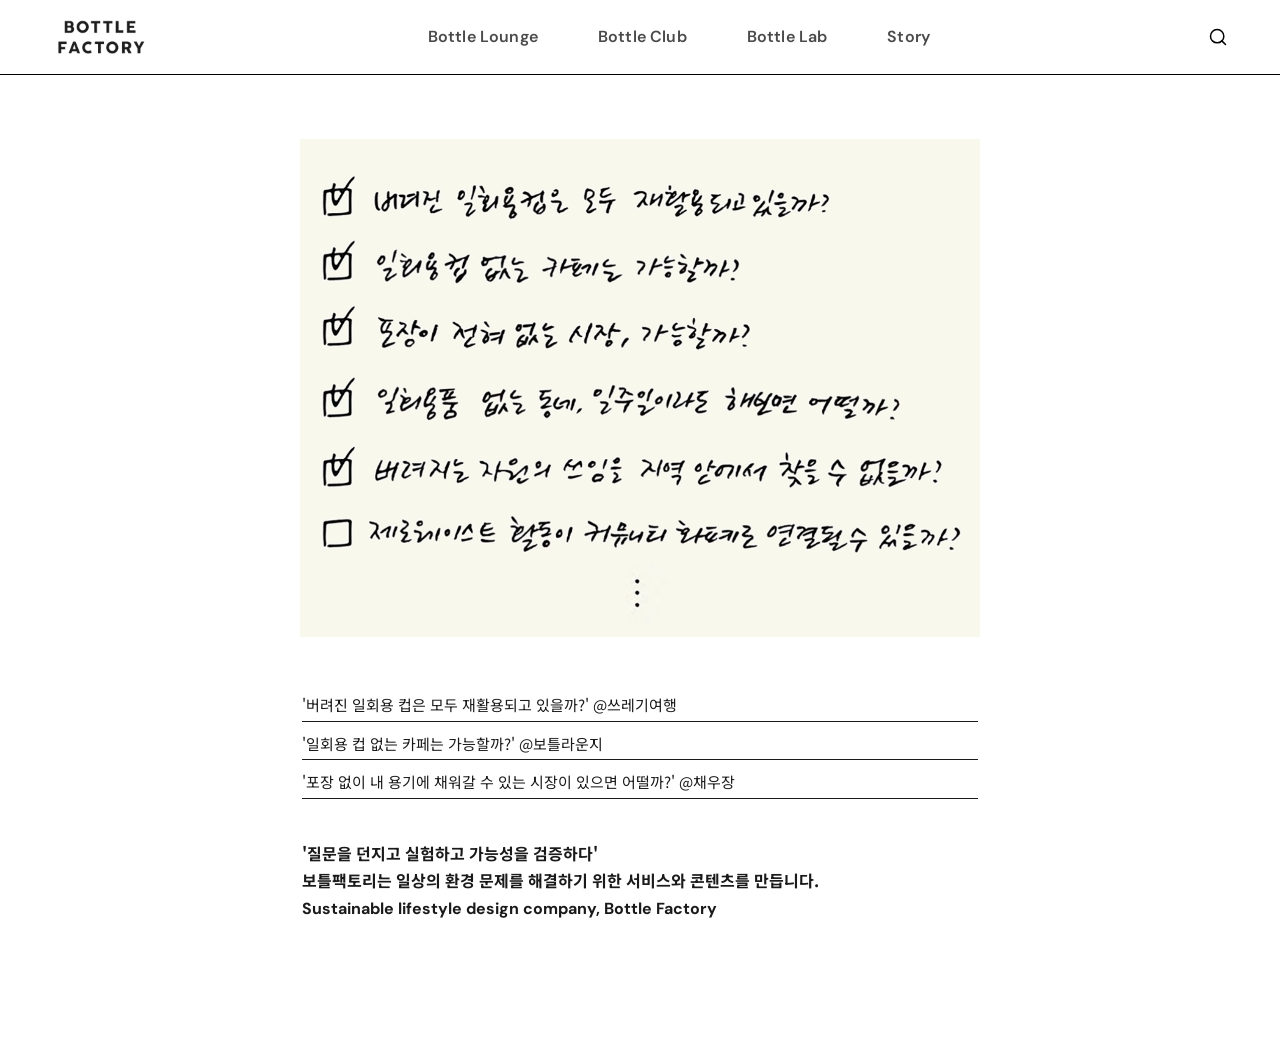
<file: index.html>
<!DOCTYPE html>
<html lang="ko">
<head>
  <meta charset="UTF-8">
  <meta name="viewport" content="width=device-width, initial-scale=1.0">
  <title>Bottle Factory — Sustainable Lifestyle Design Company</title>
  <link rel="preconnect" href="https://fonts.googleapis.com">
  <link rel="preconnect" href="https://fonts.gstatic.com" crossorigin>
  <link href="https://fonts.googleapis.com/css2?family=DM+Sans:wght@300;400;500&family=Noto+Sans+KR:wght@400;500;700&display=swap" rel="stylesheet">
  <link rel="stylesheet" href="style.css">
</head>
<body>

  <header class="site-header">
    <div class="header-inner">
      <a href="/" class="logo">
        <img src="images/logo.png" alt="Bottle Factory" class="logo-img">
      </a>
      <nav class="main-nav">
        <a href="bottle-lounge.html" class="nav-link">Bottle Lounge</a>
        <a href="/bottle-club" class="nav-link">Bottle Club</a>
        <a href="/bottle-lab" class="nav-link">Bottle Lab</a>
        <a href="/story" class="nav-link">Story</a>
      </nav>
      <button class="search-btn" aria-label="검색">
        <svg width="20" height="20" viewBox="0 0 24 24" fill="none" stroke="currentColor" stroke-width="1.8" stroke-linecap="round" stroke-linejoin="round">
          <circle cx="11" cy="11" r="8"></circle>
          <line x1="21" y1="21" x2="16.65" y2="16.65"></line>
        </svg>
      </button>
    </div>
    <div class="header-border"></div>
  </header>

  <main class="main-content">
    <div class="content-wrapper">

      <div class="main-image-container">
        <img src="images/main.png" alt="Bottle Factory — Questions" class="main-image">
      </div>

      <div class="text-section">
        <div class="question-links">
          <a href="/story/trash-travel" class="question-line">'버려진 일회용 컵은 모두 재활용되고 있을까?' @쓰레기여행</a>
          <a href="/bottle-lounge" class="question-line">'일회용 컵 없는 카페는 가능할까?' @보틀라운지</a>
          <a href="/story/chaewujang" class="question-line">'포장 없이 내 용기에 채워갈 수 있는 시장이 있으면 어떨까?' @채우장</a>
        </div>

        <div class="company-message">
          <p class="tagline">'질문을 던지고 실험하고 가능성을 검증하다'</p>
          <p class="description">보틀팩토리는 일상의 환경 문제를 해결하기 위한 서비스와 콘텐츠를 만듭니다.</p>
          <p class="slogan">Sustainable lifestyle design company, Bottle Factory</p>
        </div>
      </div>

    </div>
  </main>

  <script src="main.js"></script>
</body>
</html>
</file>
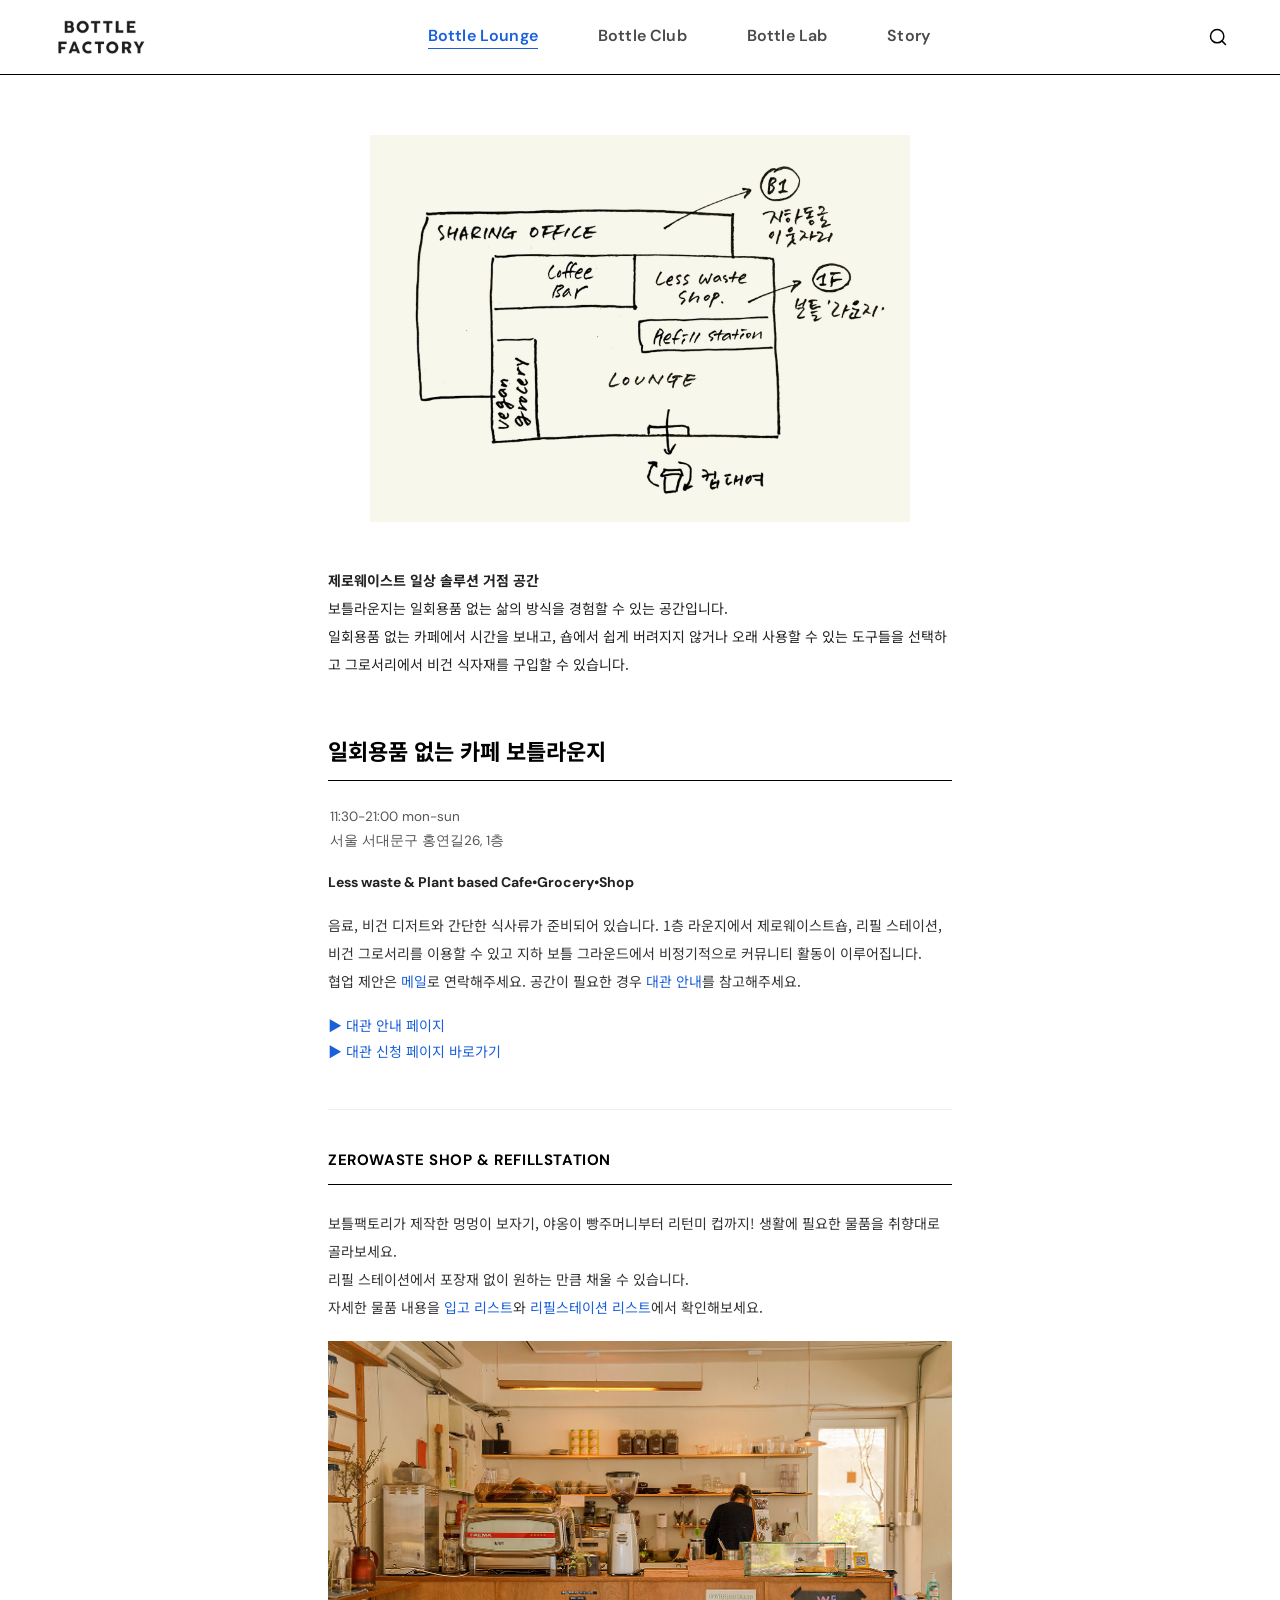
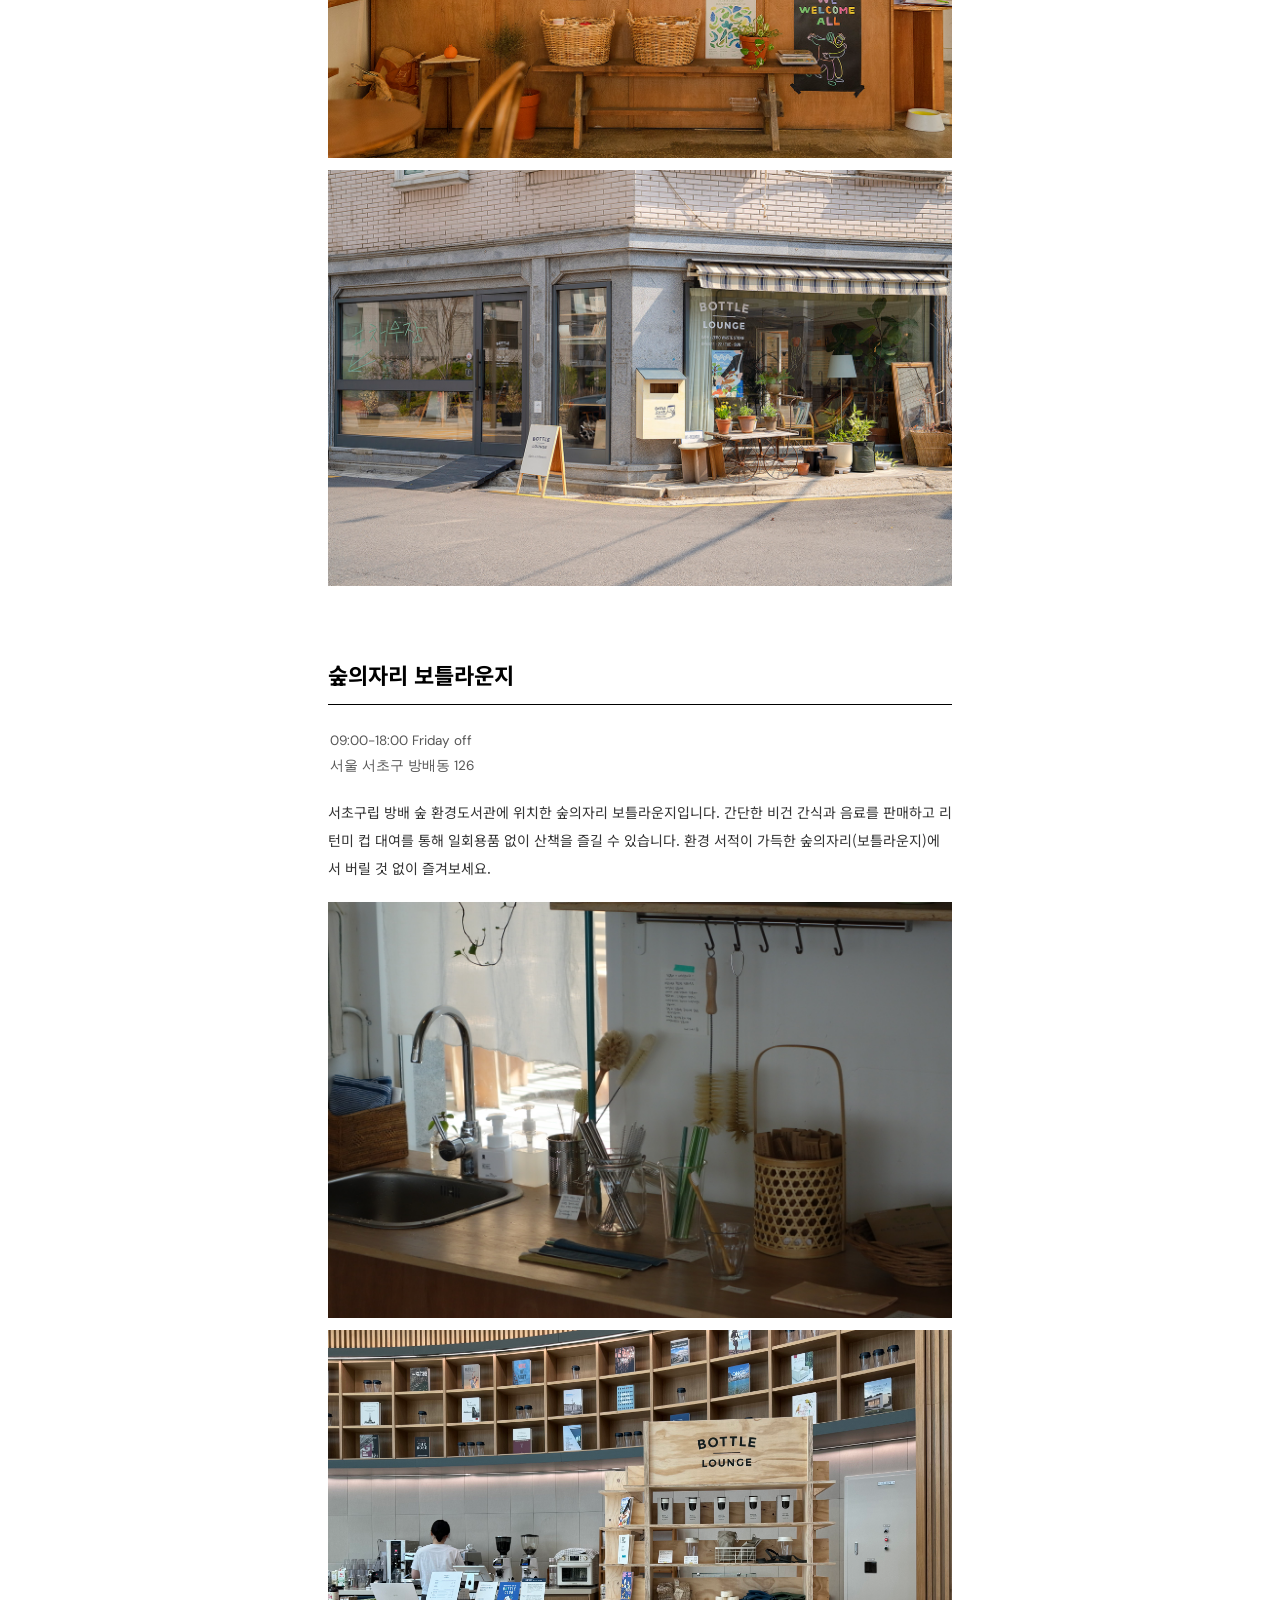
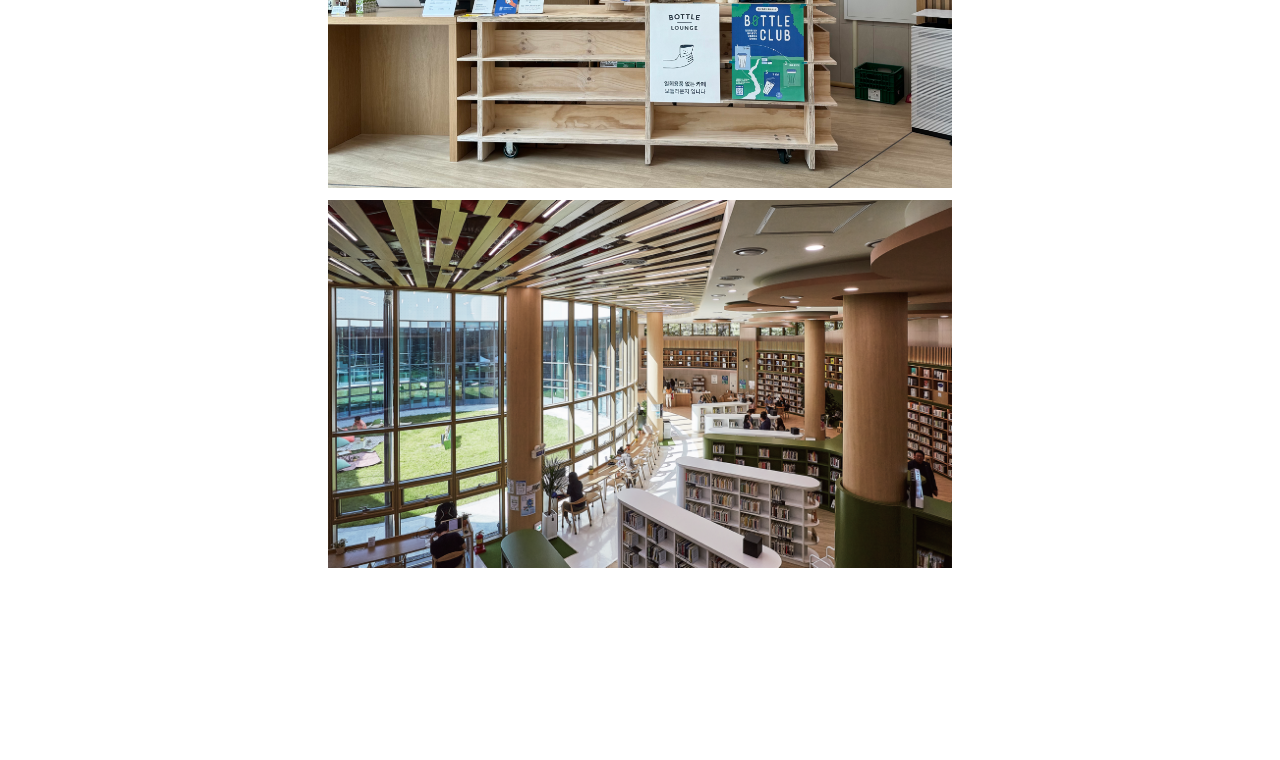
<file: bottle-lounge.html>
<!DOCTYPE html>
<html lang="ko">
<head>
  <meta charset="UTF-8">
  <meta name="viewport" content="width=device-width, initial-scale=1.0">
  <title>Bottle Lounge — Bottle Factory</title>
  <link rel="preconnect" href="https://fonts.googleapis.com">
  <link rel="preconnect" href="https://fonts.gstatic.com" crossorigin>
  <link href="https://fonts.googleapis.com/css2?family=DM+Sans:wght@300;400;500;600&family=Noto+Sans+KR:wght@400;500;700&display=swap" rel="stylesheet">
  <link rel="stylesheet" href="style.css">
  <link rel="stylesheet" href="bottle-lounge.css">
</head>
<body>

  <header class="site-header">
    <div class="header-inner">
      <a href="index.html" class="logo">
        <img src="images/logo.png" alt="Bottle Factory" class="logo-img">
      </a>
      <nav class="main-nav">
        <a href="bottle-lounge.html" class="nav-link nav-active">Bottle Lounge</a>
        <a href="#" class="nav-link">Bottle Club</a>
        <a href="#" class="nav-link">Bottle Lab</a>
        <a href="#" class="nav-link">Story</a>
      </nav>
      <button class="search-btn" aria-label="검색">
        <svg width="20" height="20" viewBox="0 0 24 24" fill="none" stroke="currentColor" stroke-width="1.8" stroke-linecap="round" stroke-linejoin="round">
          <circle cx="11" cy="11" r="8"></circle>
          <line x1="21" y1="21" x2="16.65" y2="16.65"></line>
        </svg>
      </button>
    </div>
    <div class="header-border"></div>
  </header>

  <main class="bl-main">

    <!-- 스케치 히어로 이미지 -->
    <div class="bl-hero-img">
      <img src="images/bottlelounge/bottlelonge_image01.jpg" alt="Bottle Lounge 공간 안내 스케치">
    </div>

    <!-- 소개 텍스트 -->
    <div class="bl-intro-block">
      <p><strong>제로웨이스트 일상 솔루션 거점 공간</strong><br>
      보틀라운지는 일회용품 없는 삶의 방식을 경험할 수 있는 공간입니다.<br>
      일회용품 없는 카페에서 시간을 보내고, 숍에서 쉽게 버려지지 않거나 오래 사용할 수 있는 도구들을 선택하고 그로서리에서 비건 식자재를 구입할 수 있습니다.</p>
    </div>

    <!-- 섹션 1: 일회용품 없는 카페 보틀라운지 -->
    <section class="bl-section">
      <h2 class="bl-section-title">일회용품 없는 카페 보틀라운지</h2>

      <div class="bl-info">
        <p>11:30-21:00 mon-sun</p>
        <p>서울 서대문구 홍연길26, 1층</p>
      </div>

      <p class="bl-tag"><strong>Less waste &amp; Plant based Cafe•Grocery•Shop</strong></p>

      <div class="bl-body">
        <p>음료, 비건 디저트와 간단한 식사류가 준비되어 있습니다. 1층 라운지에서 제로웨이스트숍, 리필 스테이션, 비건 그로서리를 이용할 수 있고 지하 보틀 그라운드에서 비정기적으로 커뮤니티 활동이 이루어집니다.<br>
        협업 제안은 <a href="mailto:hello@bottlefactory.co.kr">메일</a>로 연락해주세요. 공간이 필요한 경우 <a href="#">대관 안내</a>를 참고해주세요.</p>
      </div>

      <div class="bl-arrow-links">
        <a href="#">▶ 대관 안내 페이지</a>
        <a href="#">▶ 대관 신청 페이지 바로가기</a>
      </div>

      <!-- 제로웨이스트 숍 & 리필스테이션 -->
      <div class="bl-subsection">
        <h3 class="bl-sub-title">ZEROWASTE SHOP &amp; REFILLSTATION</h3>

        <div class="bl-body">
          <p>보틀팩토리가 제작한 멍멍이 보자기, 야옹이 빵주머니부터 리턴미 컵까지! 생활에 필요한 물품을 취향대로 골라보세요.<br>
          리필 스테이션에서 포장재 없이 원하는 만큼 채울 수 있습니다.<br>
          자세한 물품 내용을 <a href="#">입고 리스트</a>와 <a href="#">리필스테이션 리스트</a>에서 확인해보세요.</p>
        </div>

        <div class="bl-full-img">
          <img src="images/bottlelounge/bottlelonge_image02_yh.jpg" alt="보틀라운지 내부">
        </div>
        <div class="bl-full-img">
          <img src="images/bottlelounge/bottlelonge_image03_yh.jpg" alt="보틀라운지 외부">
        </div>
      </div>
    </section>

    <!-- 섹션 2: 숲의자리 보틀라운지 -->
    <section class="bl-section">
      <h2 class="bl-section-title">숲의자리 보틀라운지</h2>

      <div class="bl-info">
        <p>09:00-18:00 Friday off</p>
        <p>서울 서초구 방배동 126</p>
      </div>

      <div class="bl-body">
        <p>서초구립 방배 숲 환경도서관에 위치한 숲의자리 보틀라운지입니다. 간단한 비건 간식과 음료를 판매하고 리턴미 컵 대여를 통해 일회용품 없이 산책을 즐길 수 있습니다. 환경 서적이 가득한 숲의자리(보틀라운지)에서 버릴 것 없이 즐겨보세요.</p>
      </div>

      <div class="bl-full-img">
        <img src="images/bottlelounge/bottlelonge_image04_yh.jpeg" alt="리필 스테이션">
      </div>
      <div class="bl-full-img">
        <img src="images/bottlelounge/bottlelonge_image05_bb01.jpg" alt="숲의자리 보틀라운지">
      </div>
      <div class="bl-full-img">
        <img src="images/bottlelounge/bottlelonge_image06_bb02.png" alt="숲의자리 도서관 내부">
      </div>
    </section>

  </main>

  <script src="main.js"></script>
</body>
</html>
</file>
<file: style.css>
*, *::before, *::after {
  box-sizing: border-box;
  margin: 0;
  padding: 0;
}

:root {
  --black: #000000;
  --white: #ffffff;
  --text-dark: #1a1a1a;
  --text-medium: #4a4a4a;
}

body {
  font-family: 'DM Sans', 'Noto Sans KR', -apple-system, BlinkMacSystemFont, 'Segoe UI', sans-serif;
  background-color: var(--white);
  color: var(--text-dark);
  -webkit-font-smoothing: antialiased;
}

/* ── Header ── */
.site-header {
  position: sticky;
  top: 0;
  z-index: 100;
  background: var(--white);
  transition: background 0.3s ease, backdrop-filter 0.3s ease;
}

.site-header.scrolled {
  background: rgba(255, 255, 255, 0.8);
}

.header-inner {
  display: flex;
  align-items: center;
  padding: 16px 48px;
}

.logo {
  text-decoration: none;
  flex-shrink: 0;
}

.logo-img {
  height: 42px;
  width: auto;
  display: block;
}

.main-nav {
  flex: 1;
  display: flex;
  justify-content: center;
  gap: 60px;
}

.nav-link {
  text-decoration: none;
  color: var(--text-medium);
  font-size: 16px;
  font-weight: 600;
  font-family: 'DM Sans', sans-serif;
  letter-spacing: 0.01em;
  padding-bottom: 2px;
  transition: color 0.2s;
}

.nav-link:hover {
  color: #1a5fdb;
}

.search-btn {
  background: none;
  border: none;
  cursor: pointer;
  padding: 4px;
  color: var(--black);
  display: flex;
  align-items: center;
  flex-shrink: 0;
  transition: opacity 0.2s;
}

.search-btn:hover {
  opacity: 0.5;
}

.header-border {
  height: 1px;
  background-color: var(--black);
  width: 100%;
}

/* ── Main content ── */
.main-content {
  padding: 64px 48px 120px;
}

.content-wrapper {
  max-width: 680px;
  margin: 0 auto;
}

.main-image-container {
  width: 100%;
  margin-bottom: 52px;
}

.main-image {
  width: 100%;
  height: auto;
  display: block;
}

/* ── Text section ── */
.text-section {
  padding: 0 2px;
}

.question-links {
  margin-bottom: 36px;
  display: flex;
  flex-direction: column;
}

.question-line {
  display: inline-block;
  font-size: 15px;
  line-height: 2.1;
  color: var(--text-dark);
  font-family: 'Noto Sans KR', sans-serif;
  text-decoration: none;
  border-bottom: 1px solid var(--text-dark);
  margin-bottom: 6px;
  transition: opacity 0.2s;
}

.question-line:hover {
  opacity: 0.45;
}

.company-message {
  display: flex;
  flex-direction: column;
  gap: 2px;
}

.tagline {
  font-size: 16px;
  color: var(--text-dark);
  font-weight: 700;
  font-family: 'Noto Sans KR', sans-serif;
}

.description {
  font-size: 16px;
  font-weight: 700;
  color: var(--text-dark);
  line-height: 1.7;
  font-family: 'Noto Sans KR', sans-serif;
}

.slogan {
  font-size: 16px;
  font-weight: 700;
  color: var(--text-dark);
  font-family: 'DM Sans', sans-serif;
  margin-top: 2px;
}

/* ── Responsive ── */
@media (max-width: 768px) {
  .header-inner {
    padding: 14px 24px;
  }

  .main-nav {
    gap: 20px;
  }

  .nav-link {
    font-size: 13px;
  }

  .main-content {
    padding: 40px 24px 80px;
  }
}

@media (max-width: 480px) {
  .header-inner {
    padding: 14px 14px;
  }

  .main-nav {
    gap: 10px;
    margin-left: 24px;
  }

  .nav-link {
    font-size: 11.5px;
  }
}
</file>
<file: bottle-lounge.css>
.bl-main {
  max-width: 720px;
  margin: 0 auto;
  padding: 60px 48px 120px;
}

/* ── Hero sketch image ── */
.bl-hero-img {
  max-width: 540px;
  margin: 0 auto 44px;
}

.bl-hero-img img {
  width: 100%;
  height: auto;
  display: block;
}

/* ── Intro text ── */
.bl-intro-block {
  margin-bottom: 56px;
}

.bl-intro-block p {
  font-family: 'Noto Sans KR', sans-serif;
  font-size: 14px;
  line-height: 2;
  color: #222;
}

.bl-intro-block strong {
  font-weight: 700;
}

/* ── Section ── */
.bl-section {
  margin-bottom: 72px;
}

.bl-section-title {
  font-family: 'Noto Sans KR', sans-serif;
  font-size: 22px;
  font-weight: 700;
  color: #000;
  padding-bottom: 14px;
  border-bottom: 1.5px solid #000;
  margin-bottom: 24px;
}

/* ── Info block ── */
.bl-info {
  margin-bottom: 20px;
  padding-left: 2px;
}

.bl-info p {
  font-family: 'DM Sans', sans-serif;
  font-size: 13.5px;
  color: #555;
  line-height: 1.8;
}

/* ── Tag line ── */
.bl-tag {
  font-family: 'DM Sans', sans-serif;
  font-size: 14px;
  color: #222;
  margin-bottom: 20px;
}

/* ── Body text ── */
.bl-body {
  margin-bottom: 20px;
}

.bl-body p {
  font-family: 'Noto Sans KR', sans-serif;
  font-size: 14px;
  color: #333;
  line-height: 2;
  margin-bottom: 4px;
}

.bl-body a {
  color: #1a5fdb;
  text-decoration: none;
}

.bl-body a:hover {
  text-decoration: underline;
}

/* ── Arrow links ── */
.bl-arrow-links {
  display: flex;
  flex-direction: column;
  gap: 6px;
  margin-bottom: 48px;
}

.bl-arrow-links a {
  font-family: 'Noto Sans KR', sans-serif;
  font-size: 14px;
  color: #1a5fdb;
  text-decoration: none;
}

.bl-arrow-links a:hover {
  text-decoration: underline;
}

/* ── Sub-section ── */
.bl-subsection {
  border-top: 1px solid #eee;
  padding-top: 40px;
}

.bl-sub-title {
  font-family: 'DM Sans', sans-serif;
  font-size: 15px;
  font-weight: 700;
  letter-spacing: 0.04em;
  color: #000;
  padding-bottom: 14px;
  border-bottom: 1.5px solid #000;
  margin-bottom: 24px;
}

/* ── Full-width images ── */
.bl-full-img {
  width: 100%;
  margin-bottom: 12px;
}

.bl-full-img img {
  width: 100%;
  height: auto;
  display: block;
}

/* ── Active nav ── */
.nav-active {
  color: #1a5fdb !important;
  border-bottom: 1.5px solid #1a5fdb;
  padding-bottom: 2px;
}

/* ── Responsive ── */
@media (max-width: 768px) {
  .bl-main {
    padding: 40px 24px 80px;
  }

  .bl-hero-img {
    max-width: 100%;
  }

  .bl-section-title {
    font-size: 18px;
  }
}
</file>
